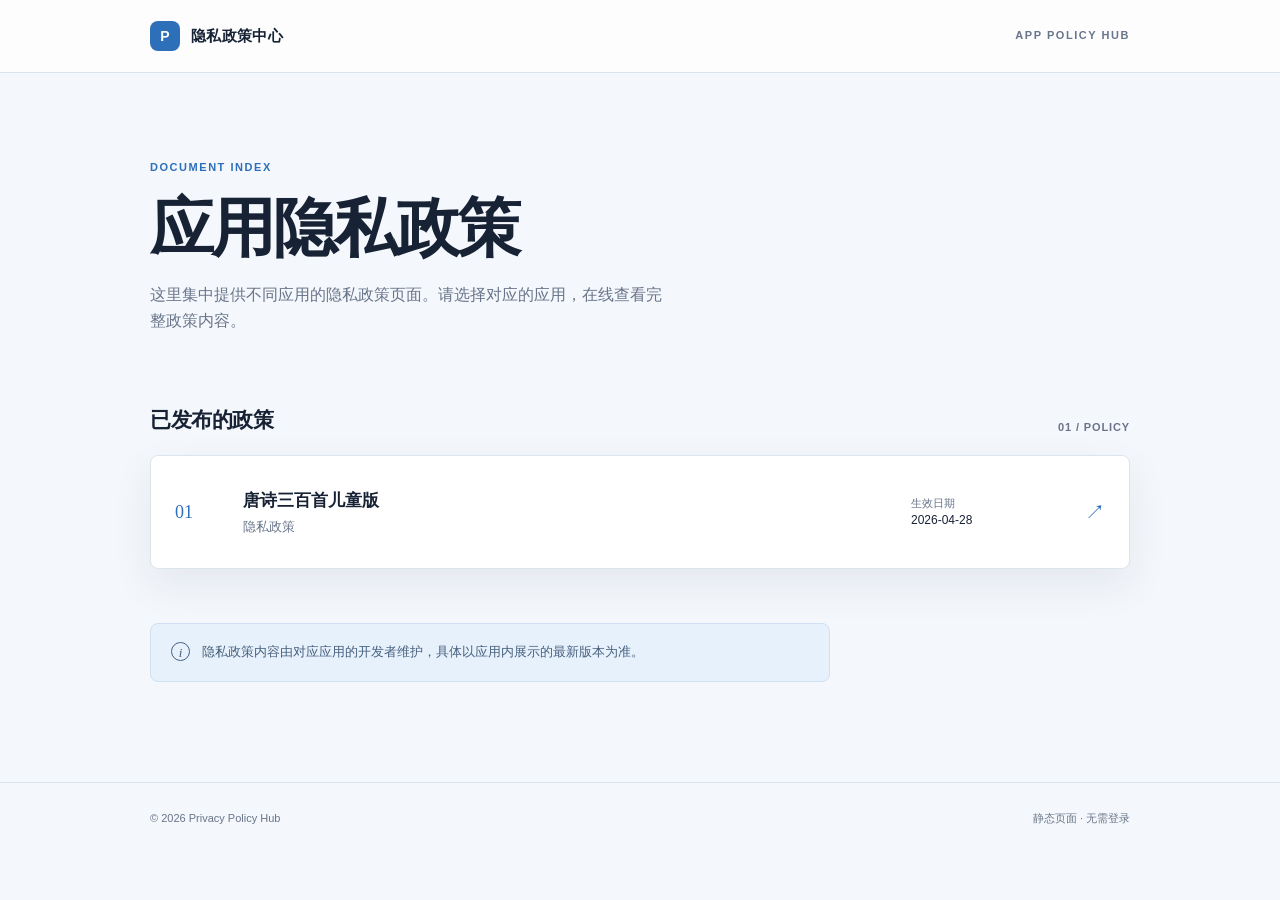
<file: index.html>
<!doctype html>
<html lang="zh-CN">
  <head>
    <meta charset="utf-8" />
    <meta name="viewport" content="width=device-width, initial-scale=1" />
    <meta
      name="description"
      content="应用隐私政策中心，提供不同应用的隐私政策在线查看入口。"
    />
    <meta name="theme-color" content="#f4f7fb" />
    <title>隐私政策中心</title>
    <link rel="stylesheet" href="styles.css" />
  </head>
  <body>
    <header class="site-header">
      <div class="container header-inner">
        <a class="brand" href="./" aria-label="隐私政策中心首页">
          <span class="brand-mark" aria-hidden="true">P</span>
          <span>隐私政策中心</span>
        </a>
        <span class="header-label">APP POLICY HUB</span>
      </div>
    </header>

    <main class="container">
      <section class="intro">
        <p class="eyebrow">DOCUMENT INDEX</p>
        <h1>应用隐私政策</h1>
        <p class="intro-copy">
          这里集中提供不同应用的隐私政策页面。请选择对应的应用，在线查看完整政策内容。
        </p>
      </section>

      <section class="policy-section" aria-labelledby="available-policies">
        <div class="section-heading">
          <h2 id="available-policies">已发布的政策</h2>
          <span class="policy-count">01 / POLICY</span>
        </div>

        <div class="policy-list">
          <a class="policy-item" href="ts300/ts300_privacy_policy.html">
            <span class="policy-index">01</span>
            <span class="policy-content">
              <strong>唐诗三百首儿童版</strong>
              <span>隐私政策</span>
            </span>
            <span class="policy-meta">
              <span>生效日期</span>
              <time datetime="2026-04-28">2026-04-28</time>
            </span>
            <span class="policy-arrow" aria-hidden="true">↗</span>
          </a>
        </div>
      </section>

      <section class="notice" aria-label="政策说明">
        <span class="notice-icon" aria-hidden="true">i</span>
        <p>隐私政策内容由对应应用的开发者维护，具体以应用内展示的最新版本为准。</p>
      </section>
    </main>

    <footer class="site-footer">
      <div class="container footer-inner">
        <span>© <span data-year>2026</span> Privacy Policy Hub</span>
        <span>静态页面 · 无需登录</span>
      </div>
    </footer>

    <script>
      document.querySelector("[data-year]").textContent = new Date().getFullYear();
    </script>
  </body>
</html>
</file>
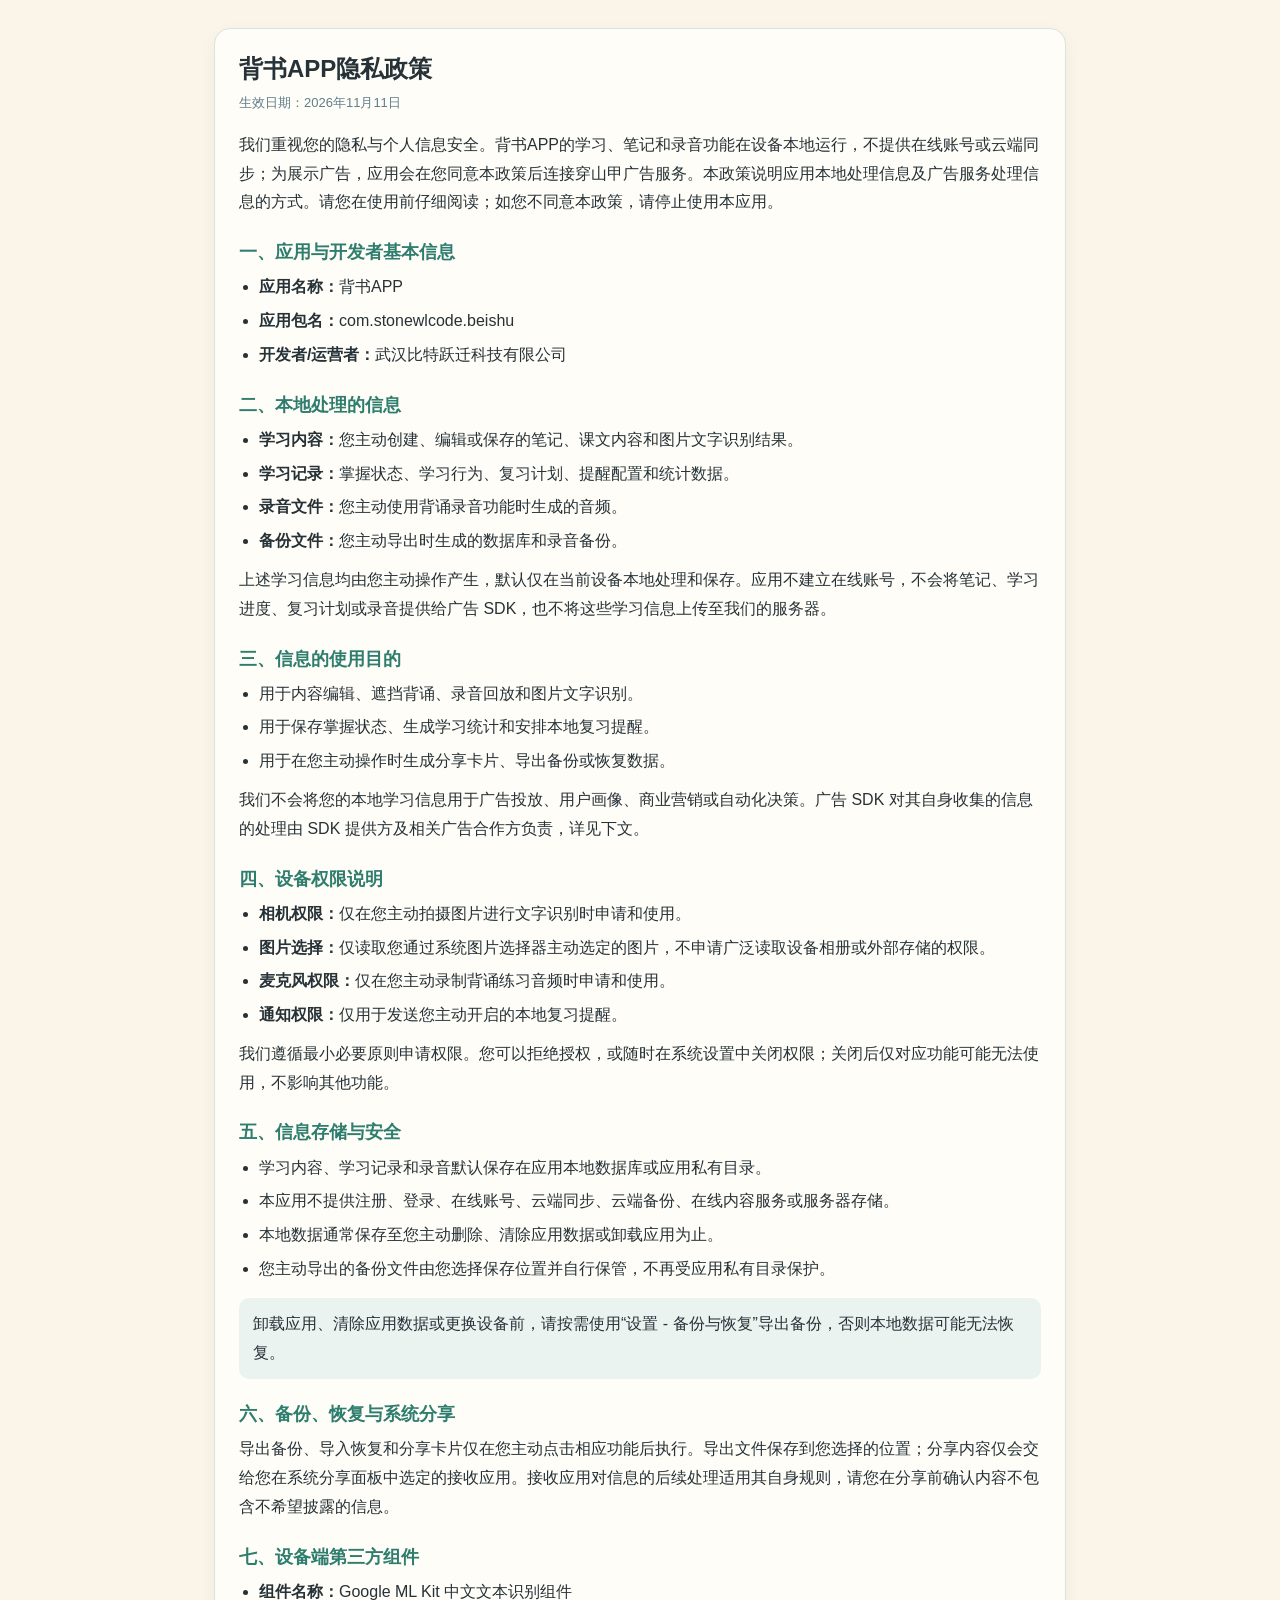
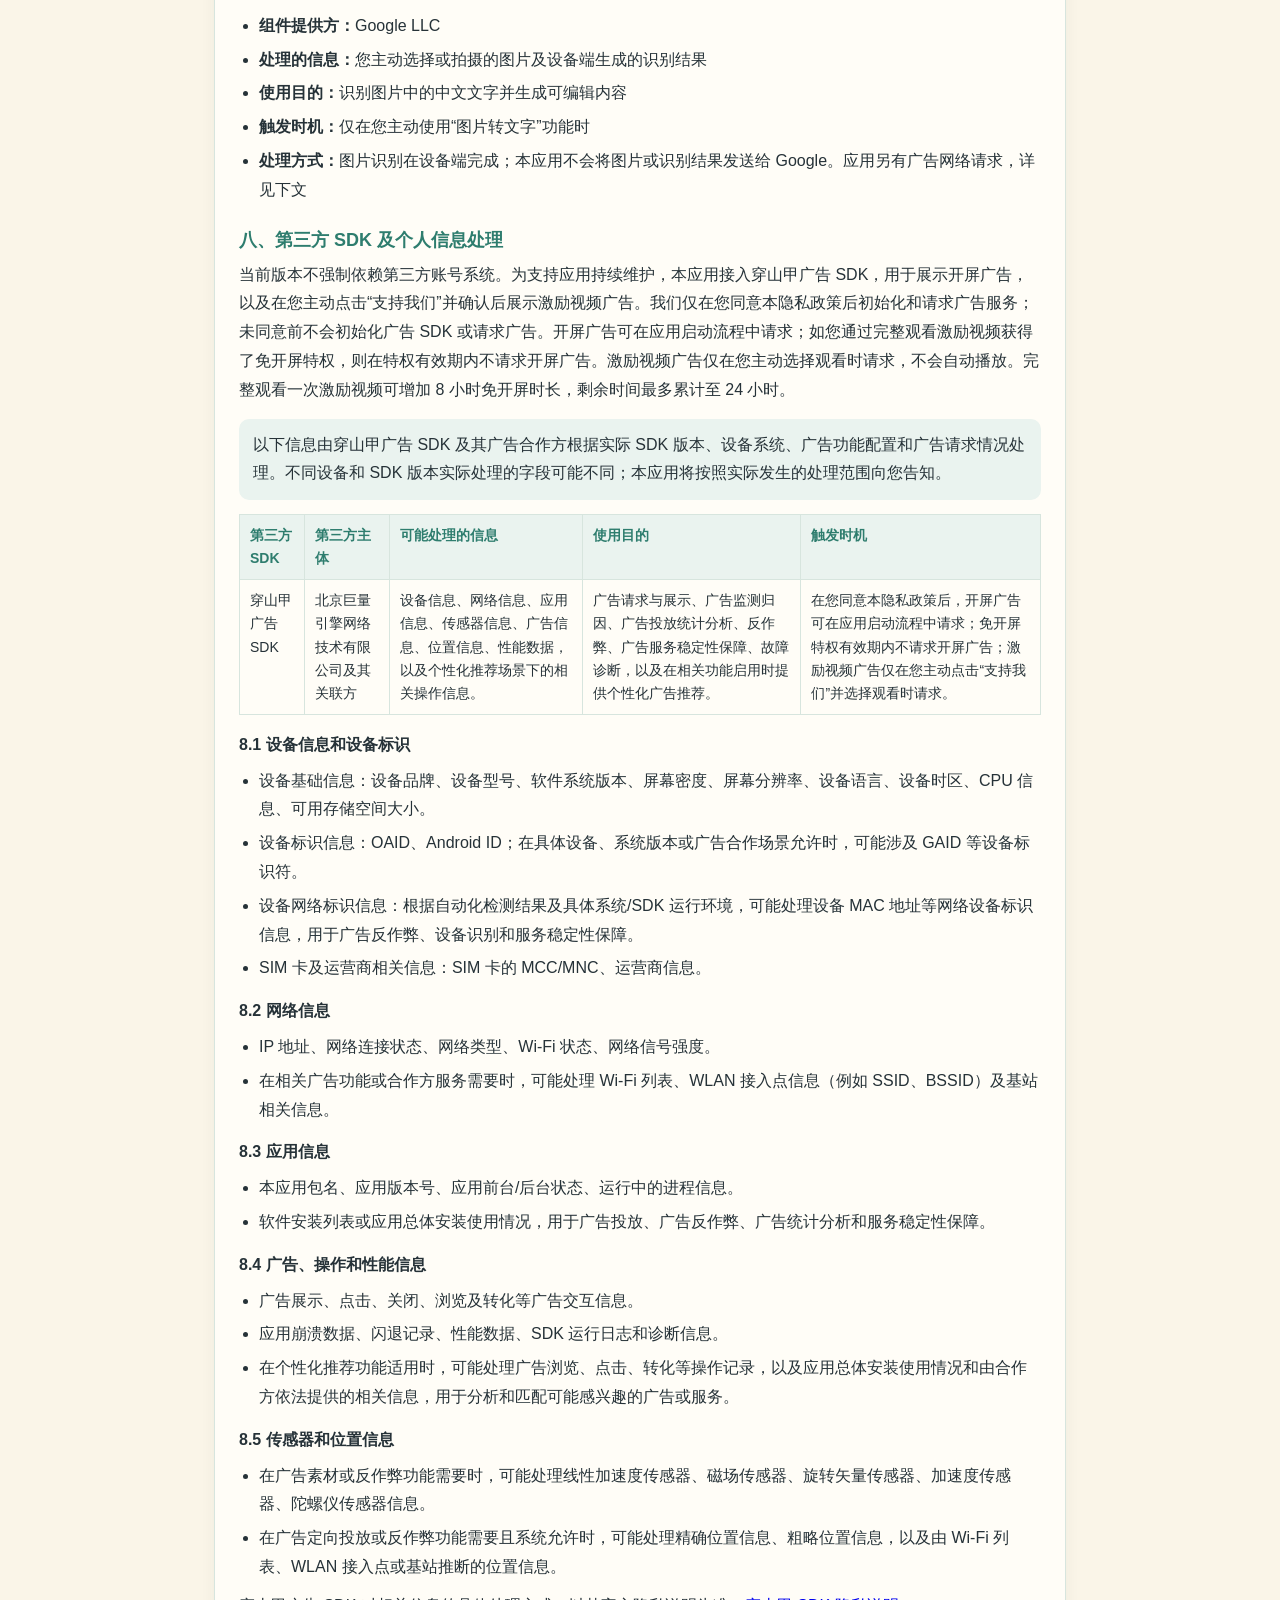
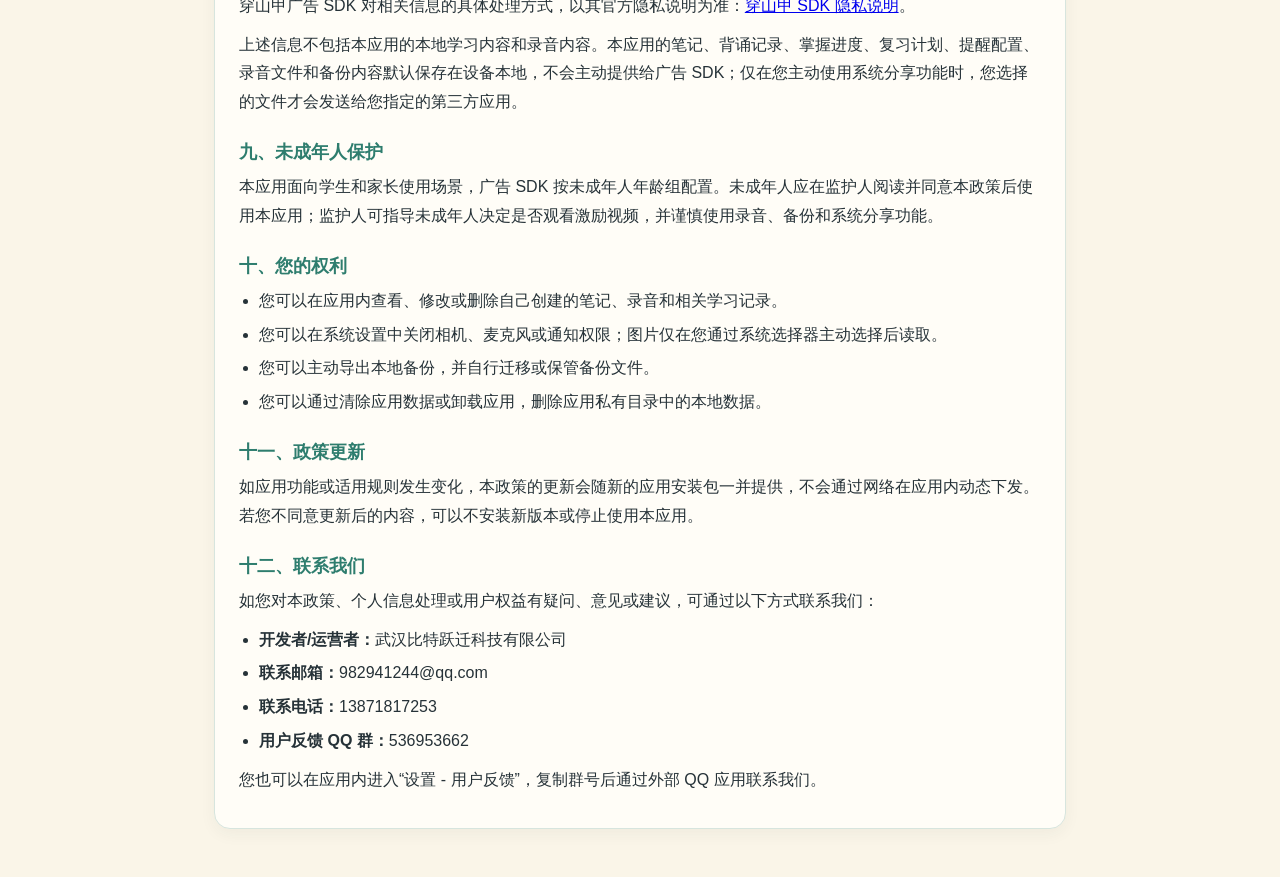
<file: beishu/beishu_privacy_policy.html>
<!doctype html>
<html lang="zh-CN">
<head>
  <meta charset="utf-8" />
  <meta name="viewport" content="width=device-width, initial-scale=1, viewport-fit=cover" />
  <title>背书APP隐私政策</title>
  <style>
    :root{color-scheme:light;--ink:#263238;--muted:#607d8b;--primary:#2e7d6e;--paper:#faf5e8;--surface:#fffdf7;--border:#d7e5de;--notice:#eaf3ef}
    *{box-sizing:border-box}
    html{background:var(--paper)}
    body{margin:0;background:var(--paper);color:var(--ink);font-family:-apple-system,BlinkMacSystemFont,"PingFang SC","Microsoft YaHei",sans-serif;font-size:16px;line-height:1.8}
    .wrap{max-width:900px;margin:0 auto;padding:24px 16px 40px}
    .card{background:var(--surface);border:1px solid var(--border);border-radius:16px;padding:18px 16px;box-shadow:0 5px 16px rgba(38,50,56,.05)}
    h1{margin:0 0 6px;font-size:24px;line-height:1.35}
    h2{margin:22px 0 8px;color:var(--primary);font-size:18px;line-height:1.45}
    h3{margin:14px 0 5px;font-size:16px}
    p{margin:0 0 10px}
    ul{margin:7px 0 10px;padding-left:20px}
    li{margin:5px 0}
    .meta{margin-bottom:16px;color:var(--muted);font-size:13px}
    .notice{margin:14px 0;padding:12px 14px;border-radius:10px;background:var(--notice);color:var(--ink)}
    .table-scroll{max-width:100%;overflow-x:auto;margin:10px 0 16px}
    table{width:100%;min-width:680px;border-collapse:collapse;font-size:14px;line-height:1.65}
    th,td{border:1px solid var(--border);padding:9px 10px;text-align:left;vertical-align:top}
    th{background:var(--notice);color:var(--primary)}
    @media (min-width:600px){.wrap{padding:28px 24px 48px}.card{padding:24px}}
  </style>
</head>
<body>
<main class="wrap">
  <article class="card">
    <h1>背书APP隐私政策</h1>
    <p class="meta">生效日期：2026年11月11日</p>
    <p>我们重视您的隐私与个人信息安全。背书APP的学习、笔记和录音功能在设备本地运行，不提供在线账号或云端同步；为展示广告，应用会在您同意本政策后连接穿山甲广告服务。本政策说明应用本地处理信息及广告服务处理信息的方式。请您在使用前仔细阅读；如您不同意本政策，请停止使用本应用。</p>

    <h2>一、应用与开发者基本信息</h2>
    <ul>
      <li><strong>应用名称：</strong>背书APP</li>
      <li><strong>应用包名：</strong>com.stonewlcode.beishu</li>
      <li><strong>开发者/运营者：</strong>武汉比特跃迁科技有限公司</li>
    </ul>

    <h2>二、本地处理的信息</h2>
    <ul>
      <li><strong>学习内容：</strong>您主动创建、编辑或保存的笔记、课文内容和图片文字识别结果。</li>
      <li><strong>学习记录：</strong>掌握状态、学习行为、复习计划、提醒配置和统计数据。</li>
      <li><strong>录音文件：</strong>您主动使用背诵录音功能时生成的音频。</li>
      <li><strong>备份文件：</strong>您主动导出时生成的数据库和录音备份。</li>
    </ul>
    <p>上述学习信息均由您主动操作产生，默认仅在当前设备本地处理和保存。应用不建立在线账号，不会将笔记、学习进度、复习计划或录音提供给广告 SDK，也不将这些学习信息上传至我们的服务器。</p>

    <h2>三、信息的使用目的</h2>
    <ul>
      <li>用于内容编辑、遮挡背诵、录音回放和图片文字识别。</li>
      <li>用于保存掌握状态、生成学习统计和安排本地复习提醒。</li>
      <li>用于在您主动操作时生成分享卡片、导出备份或恢复数据。</li>
    </ul>
    <p>我们不会将您的本地学习信息用于广告投放、用户画像、商业营销或自动化决策。广告 SDK 对其自身收集的信息的处理由 SDK 提供方及相关广告合作方负责，详见下文。</p>

    <h2>四、设备权限说明</h2>
    <ul>
      <li><strong>相机权限：</strong>仅在您主动拍摄图片进行文字识别时申请和使用。</li>
      <li><strong>图片选择：</strong>仅读取您通过系统图片选择器主动选定的图片，不申请广泛读取设备相册或外部存储的权限。</li>
      <li><strong>麦克风权限：</strong>仅在您主动录制背诵练习音频时申请和使用。</li>
      <li><strong>通知权限：</strong>仅用于发送您主动开启的本地复习提醒。</li>
    </ul>
    <p>我们遵循最小必要原则申请权限。您可以拒绝授权，或随时在系统设置中关闭权限；关闭后仅对应功能可能无法使用，不影响其他功能。</p>

    <h2>五、信息存储与安全</h2>
    <ul>
      <li>学习内容、学习记录和录音默认保存在应用本地数据库或应用私有目录。</li>
      <li>本应用不提供注册、登录、在线账号、云端同步、云端备份、在线内容服务或服务器存储。</li>
      <li>本地数据通常保存至您主动删除、清除应用数据或卸载应用为止。</li>
      <li>您主动导出的备份文件由您选择保存位置并自行保管，不再受应用私有目录保护。</li>
    </ul>
    <div class="notice">卸载应用、清除应用数据或更换设备前，请按需使用“设置 - 备份与恢复”导出备份，否则本地数据可能无法恢复。</div>

    <h2>六、备份、恢复与系统分享</h2>
    <p>导出备份、导入恢复和分享卡片仅在您主动点击相应功能后执行。导出文件保存到您选择的位置；分享内容仅会交给您在系统分享面板中选定的接收应用。接收应用对信息的后续处理适用其自身规则，请您在分享前确认内容不包含不希望披露的信息。</p>

    <h2>七、设备端第三方组件</h2>
    <ul>
      <li><strong>组件名称：</strong>Google ML Kit 中文文本识别组件</li>
      <li><strong>组件提供方：</strong>Google LLC</li>
      <li><strong>处理的信息：</strong>您主动选择或拍摄的图片及设备端生成的识别结果</li>
      <li><strong>使用目的：</strong>识别图片中的中文文字并生成可编辑内容</li>
      <li><strong>触发时机：</strong>仅在您主动使用“图片转文字”功能时</li>
      <li><strong>处理方式：</strong>图片识别在设备端完成；本应用不会将图片或识别结果发送给 Google。应用另有广告网络请求，详见下文</li>
    </ul>

    <h2>八、第三方 SDK 及个人信息处理</h2>
    <p>当前版本不强制依赖第三方账号系统。为支持应用持续维护，本应用接入穿山甲广告 SDK，用于展示开屏广告，以及在您主动点击“支持我们”并确认后展示激励视频广告。我们仅在您同意本隐私政策后初始化和请求广告服务；未同意前不会初始化广告 SDK 或请求广告。开屏广告可在应用启动流程中请求；如您通过完整观看激励视频获得了免开屏特权，则在特权有效期内不请求开屏广告。激励视频广告仅在您主动选择观看时请求，不会自动播放。完整观看一次激励视频可增加 8 小时免开屏时长，剩余时间最多累计至 24 小时。</p>
    <div class="notice">以下信息由穿山甲广告 SDK 及其广告合作方根据实际 SDK 版本、设备系统、广告功能配置和广告请求情况处理。不同设备和 SDK 版本实际处理的字段可能不同；本应用将按照实际发生的处理范围向您告知。</div>
    <div class="table-scroll">
      <table>
        <tr>
          <th>第三方 SDK</th>
          <th>第三方主体</th>
          <th>可能处理的信息</th>
          <th>使用目的</th>
          <th>触发时机</th>
        </tr>
        <tr>
          <td>穿山甲广告 SDK</td>
          <td>北京巨量引擎网络技术有限公司及其关联方</td>
          <td>设备信息、网络信息、应用信息、传感器信息、广告信息、位置信息、性能数据，以及个性化推荐场景下的相关操作信息。</td>
          <td>广告请求与展示、广告监测归因、广告投放统计分析、反作弊、广告服务稳定性保障、故障诊断，以及在相关功能启用时提供个性化广告推荐。</td>
          <td>在您同意本隐私政策后，开屏广告可在应用启动流程中请求；免开屏特权有效期内不请求开屏广告；激励视频广告仅在您主动点击“支持我们”并选择观看时请求。</td>
        </tr>
      </table>
    </div>
    <h3>8.1 设备信息和设备标识</h3>
    <ul>
      <li>设备基础信息：设备品牌、设备型号、软件系统版本、屏幕密度、屏幕分辨率、设备语言、设备时区、CPU 信息、可用存储空间大小。</li>
      <li>设备标识信息：OAID、Android ID；在具体设备、系统版本或广告合作场景允许时，可能涉及 GAID 等设备标识符。</li>
      <li>设备网络标识信息：根据自动化检测结果及具体系统/SDK 运行环境，可能处理设备 MAC 地址等网络设备标识信息，用于广告反作弊、设备识别和服务稳定性保障。</li>
      <li>SIM 卡及运营商相关信息：SIM 卡的 MCC/MNC、运营商信息。</li>
    </ul>

    <h3>8.2 网络信息</h3>
    <ul>
      <li>IP 地址、网络连接状态、网络类型、Wi-Fi 状态、网络信号强度。</li>
      <li>在相关广告功能或合作方服务需要时，可能处理 Wi-Fi 列表、WLAN 接入点信息（例如 SSID、BSSID）及基站相关信息。</li>
    </ul>

    <h3>8.3 应用信息</h3>
    <ul>
      <li>本应用包名、应用版本号、应用前台/后台状态、运行中的进程信息。</li>
      <li>软件安装列表或应用总体安装使用情况，用于广告投放、广告反作弊、广告统计分析和服务稳定性保障。</li>
    </ul>

    <h3>8.4 广告、操作和性能信息</h3>
    <ul>
      <li>广告展示、点击、关闭、浏览及转化等广告交互信息。</li>
      <li>应用崩溃数据、闪退记录、性能数据、SDK 运行日志和诊断信息。</li>
      <li>在个性化推荐功能适用时，可能处理广告浏览、点击、转化等操作记录，以及应用总体安装使用情况和由合作方依法提供的相关信息，用于分析和匹配可能感兴趣的广告或服务。</li>
    </ul>

    <h3>8.5 传感器和位置信息</h3>
    <ul>
      <li>在广告素材或反作弊功能需要时，可能处理线性加速度传感器、磁场传感器、旋转矢量传感器、加速度传感器、陀螺仪传感器信息。</li>
      <li>在广告定向投放或反作弊功能需要且系统允许时，可能处理精确位置信息、粗略位置信息，以及由 Wi-Fi 列表、WLAN 接入点或基站推断的位置信息。</li>
    </ul>

    <p>穿山甲广告 SDK 对相关信息的具体处理方式，以其官方隐私说明为准：<a href="https://www.csjplatform.com/privacy/partner">穿山甲 SDK 隐私说明</a>。</p>
    <p>上述信息不包括本应用的本地学习内容和录音内容。本应用的笔记、背诵记录、掌握进度、复习计划、提醒配置、录音文件和备份内容默认保存在设备本地，不会主动提供给广告 SDK；仅在您主动使用系统分享功能时，您选择的文件才会发送给您指定的第三方应用。</p>

    <h2>九、未成年人保护</h2>
    <p>本应用面向学生和家长使用场景，广告 SDK 按未成年人年龄组配置。未成年人应在监护人阅读并同意本政策后使用本应用；监护人可指导未成年人决定是否观看激励视频，并谨慎使用录音、备份和系统分享功能。</p>

    <h2>十、您的权利</h2>
    <ul>
      <li>您可以在应用内查看、修改或删除自己创建的笔记、录音和相关学习记录。</li>
      <li>您可以在系统设置中关闭相机、麦克风或通知权限；图片仅在您通过系统选择器主动选择后读取。</li>
      <li>您可以主动导出本地备份，并自行迁移或保管备份文件。</li>
      <li>您可以通过清除应用数据或卸载应用，删除应用私有目录中的本地数据。</li>
    </ul>

    <h2>十一、政策更新</h2>
    <p>如应用功能或适用规则发生变化，本政策的更新会随新的应用安装包一并提供，不会通过网络在应用内动态下发。若您不同意更新后的内容，可以不安装新版本或停止使用本应用。</p>

    <h2>十二、联系我们</h2>
    <p>如您对本政策、个人信息处理或用户权益有疑问、意见或建议，可通过以下方式联系我们：</p>
    <ul>
      <li><strong>开发者/运营者：</strong>武汉比特跃迁科技有限公司</li>
      <li><strong>联系邮箱：</strong>982941244@qq.com</li>
      <li><strong>联系电话：</strong>13871817253</li>
      <li><strong>用户反馈 QQ 群：</strong>536953662</li>
    </ul>
    <p>您也可以在应用内进入“设置 - 用户反馈”，复制群号后通过外部 QQ 应用联系我们。</p>
  </article>
</main>
</body>
</html>
</file>
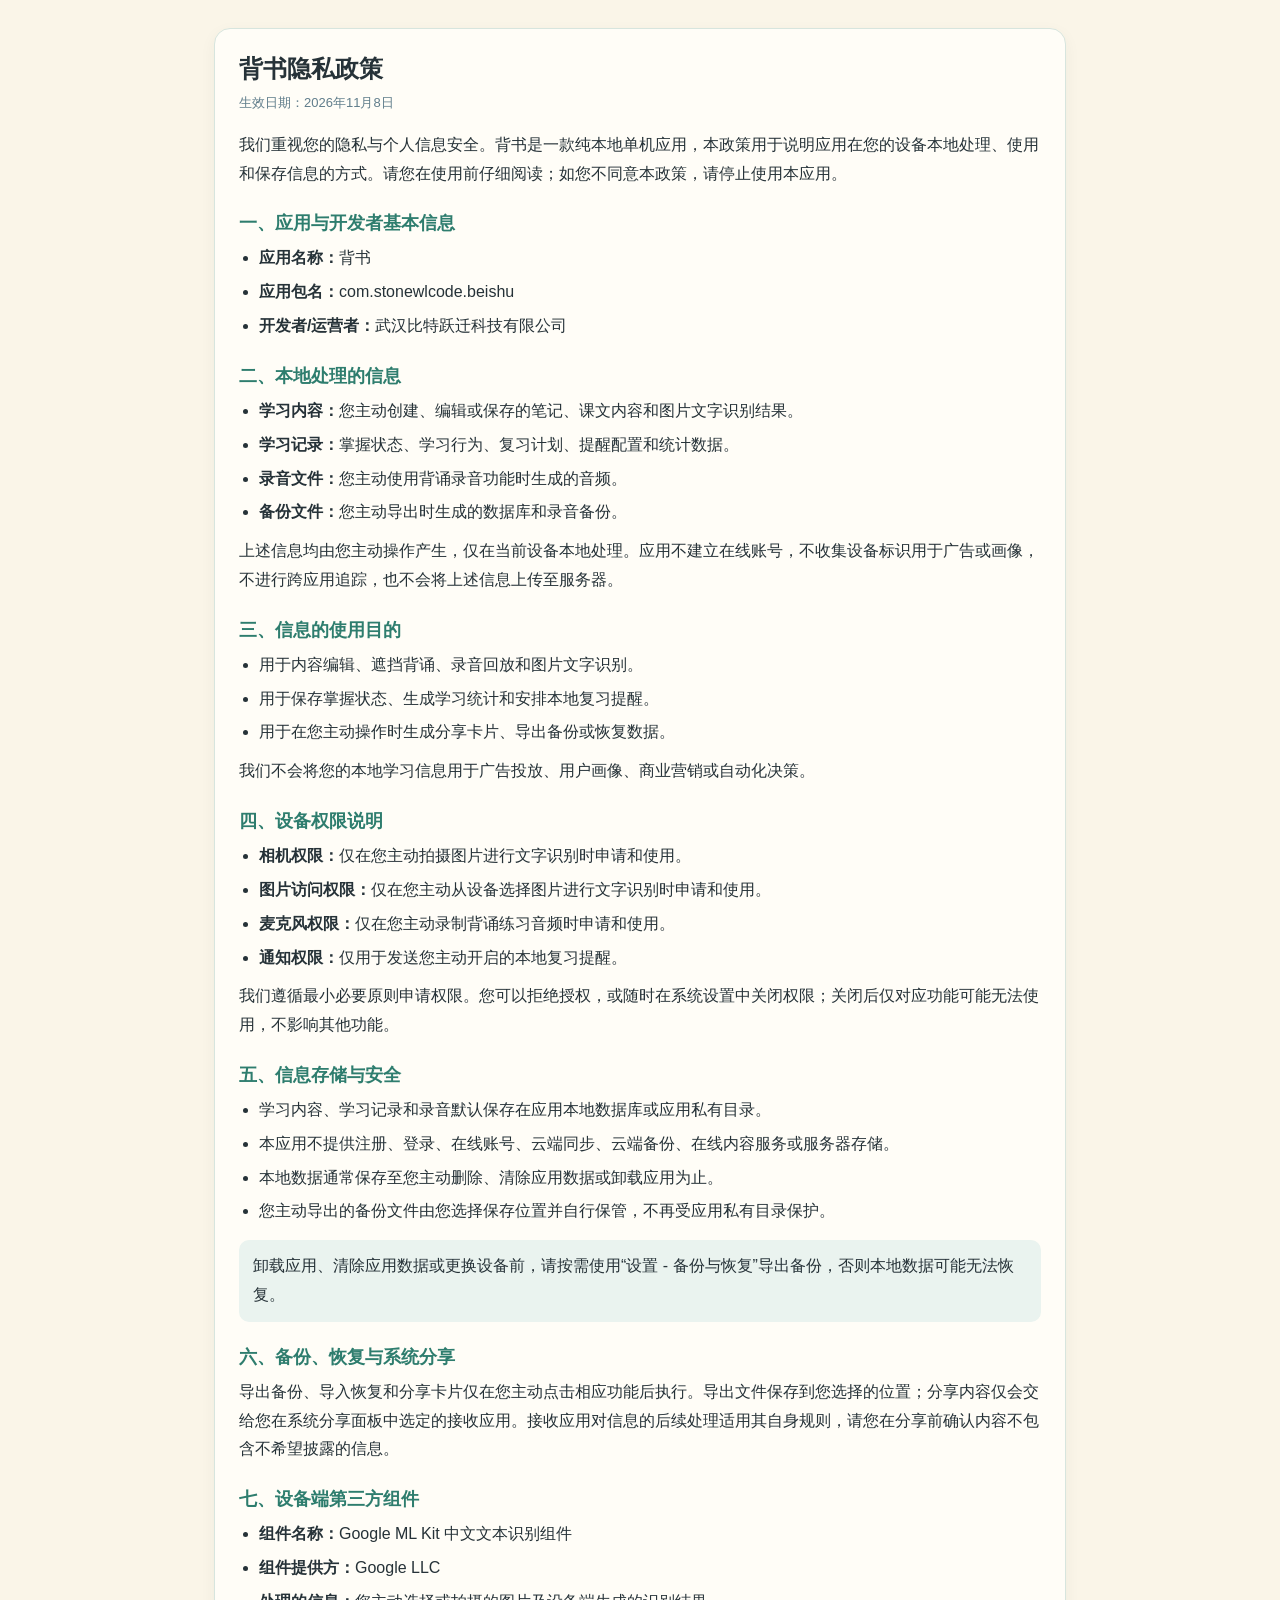
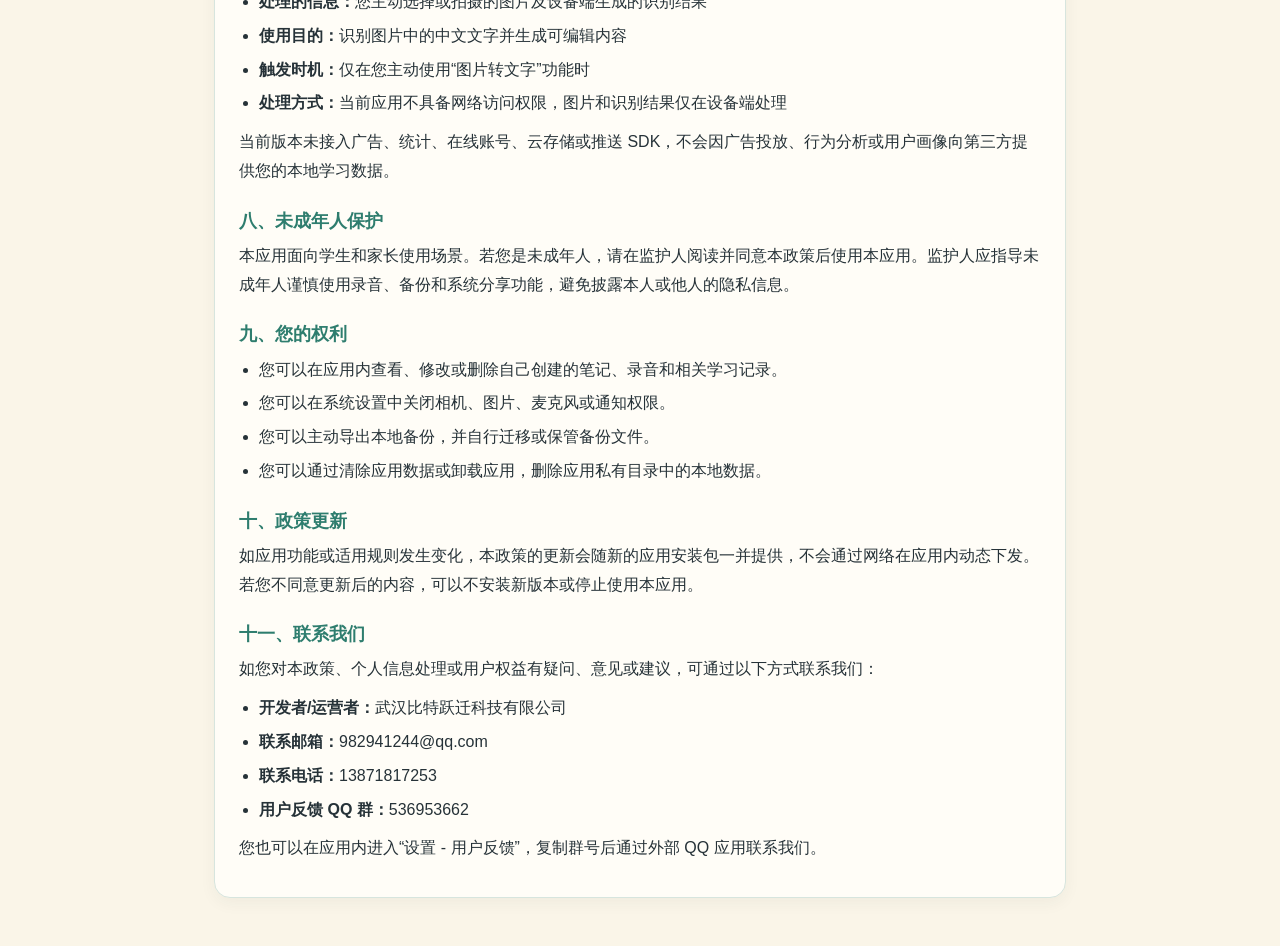
<file: beishu/beishu_privacy_policy_ov.html>
<!doctype html>
<html lang="zh-CN">
<head>
  <meta charset="utf-8" />
  <meta name="viewport" content="width=device-width, initial-scale=1, viewport-fit=cover" />
  <title>背书隐私政策</title>
  <style>
    :root{color-scheme:light;--ink:#263238;--muted:#607d8b;--primary:#2e7d6e;--paper:#faf5e8;--surface:#fffdf7;--border:#d7e5de;--notice:#eaf3ef}
    *{box-sizing:border-box}
    html{background:var(--paper)}
    body{margin:0;background:var(--paper);color:var(--ink);font-family:-apple-system,BlinkMacSystemFont,"PingFang SC","Microsoft YaHei",sans-serif;font-size:16px;line-height:1.8}
    .wrap{max-width:900px;margin:0 auto;padding:24px 16px 40px}
    .card{background:var(--surface);border:1px solid var(--border);border-radius:16px;padding:18px 16px;box-shadow:0 5px 16px rgba(38,50,56,.05)}
    h1{margin:0 0 6px;font-size:24px;line-height:1.35}
    h2{margin:22px 0 8px;color:var(--primary);font-size:18px;line-height:1.45}
    h3{margin:14px 0 5px;font-size:16px}
    p{margin:0 0 10px}
    ul{margin:7px 0 10px;padding-left:20px}
    li{margin:5px 0}
    .meta{margin-bottom:16px;color:var(--muted);font-size:13px}
    .notice{margin:14px 0;padding:12px 14px;border-radius:10px;background:var(--notice);color:var(--ink)}
    @media (min-width:600px){.wrap{padding:28px 24px 48px}.card{padding:24px}}
  </style>
</head>
<body>
<main class="wrap">
  <article class="card">
    <h1>背书隐私政策</h1>
    <p class="meta">生效日期：2026年11月8日</p>
    <p>我们重视您的隐私与个人信息安全。背书是一款纯本地单机应用，本政策用于说明应用在您的设备本地处理、使用和保存信息的方式。请您在使用前仔细阅读；如您不同意本政策，请停止使用本应用。</p>

    <h2>一、应用与开发者基本信息</h2>
    <ul>
      <li><strong>应用名称：</strong>背书</li>
      <li><strong>应用包名：</strong>com.stonewlcode.beishu</li>
      <li><strong>开发者/运营者：</strong>武汉比特跃迁科技有限公司</li>
    </ul>

    <h2>二、本地处理的信息</h2>
    <ul>
      <li><strong>学习内容：</strong>您主动创建、编辑或保存的笔记、课文内容和图片文字识别结果。</li>
      <li><strong>学习记录：</strong>掌握状态、学习行为、复习计划、提醒配置和统计数据。</li>
      <li><strong>录音文件：</strong>您主动使用背诵录音功能时生成的音频。</li>
      <li><strong>备份文件：</strong>您主动导出时生成的数据库和录音备份。</li>
    </ul>
    <p>上述信息均由您主动操作产生，仅在当前设备本地处理。应用不建立在线账号，不收集设备标识用于广告或画像，不进行跨应用追踪，也不会将上述信息上传至服务器。</p>

    <h2>三、信息的使用目的</h2>
    <ul>
      <li>用于内容编辑、遮挡背诵、录音回放和图片文字识别。</li>
      <li>用于保存掌握状态、生成学习统计和安排本地复习提醒。</li>
      <li>用于在您主动操作时生成分享卡片、导出备份或恢复数据。</li>
    </ul>
    <p>我们不会将您的本地学习信息用于广告投放、用户画像、商业营销或自动化决策。</p>

    <h2>四、设备权限说明</h2>
    <ul>
      <li><strong>相机权限：</strong>仅在您主动拍摄图片进行文字识别时申请和使用。</li>
      <li><strong>图片访问权限：</strong>仅在您主动从设备选择图片进行文字识别时申请和使用。</li>
      <li><strong>麦克风权限：</strong>仅在您主动录制背诵练习音频时申请和使用。</li>
      <li><strong>通知权限：</strong>仅用于发送您主动开启的本地复习提醒。</li>
    </ul>
    <p>我们遵循最小必要原则申请权限。您可以拒绝授权，或随时在系统设置中关闭权限；关闭后仅对应功能可能无法使用，不影响其他功能。</p>

    <h2>五、信息存储与安全</h2>
    <ul>
      <li>学习内容、学习记录和录音默认保存在应用本地数据库或应用私有目录。</li>
      <li>本应用不提供注册、登录、在线账号、云端同步、云端备份、在线内容服务或服务器存储。</li>
      <li>本地数据通常保存至您主动删除、清除应用数据或卸载应用为止。</li>
      <li>您主动导出的备份文件由您选择保存位置并自行保管，不再受应用私有目录保护。</li>
    </ul>
    <div class="notice">卸载应用、清除应用数据或更换设备前，请按需使用“设置 - 备份与恢复”导出备份，否则本地数据可能无法恢复。</div>

    <h2>六、备份、恢复与系统分享</h2>
    <p>导出备份、导入恢复和分享卡片仅在您主动点击相应功能后执行。导出文件保存到您选择的位置；分享内容仅会交给您在系统分享面板中选定的接收应用。接收应用对信息的后续处理适用其自身规则，请您在分享前确认内容不包含不希望披露的信息。</p>

    <h2>七、设备端第三方组件</h2>
    <ul>
      <li><strong>组件名称：</strong>Google ML Kit 中文文本识别组件</li>
      <li><strong>组件提供方：</strong>Google LLC</li>
      <li><strong>处理的信息：</strong>您主动选择或拍摄的图片及设备端生成的识别结果</li>
      <li><strong>使用目的：</strong>识别图片中的中文文字并生成可编辑内容</li>
      <li><strong>触发时机：</strong>仅在您主动使用“图片转文字”功能时</li>
      <li><strong>处理方式：</strong>当前应用不具备网络访问权限，图片和识别结果仅在设备端处理</li>
    </ul>
    <p>当前版本未接入广告、统计、在线账号、云存储或推送 SDK，不会因广告投放、行为分析或用户画像向第三方提供您的本地学习数据。</p>

    <h2>八、未成年人保护</h2>
    <p>本应用面向学生和家长使用场景。若您是未成年人，请在监护人阅读并同意本政策后使用本应用。监护人应指导未成年人谨慎使用录音、备份和系统分享功能，避免披露本人或他人的隐私信息。</p>

    <h2>九、您的权利</h2>
    <ul>
      <li>您可以在应用内查看、修改或删除自己创建的笔记、录音和相关学习记录。</li>
      <li>您可以在系统设置中关闭相机、图片、麦克风或通知权限。</li>
      <li>您可以主动导出本地备份，并自行迁移或保管备份文件。</li>
      <li>您可以通过清除应用数据或卸载应用，删除应用私有目录中的本地数据。</li>
    </ul>

    <h2>十、政策更新</h2>
    <p>如应用功能或适用规则发生变化，本政策的更新会随新的应用安装包一并提供，不会通过网络在应用内动态下发。若您不同意更新后的内容，可以不安装新版本或停止使用本应用。</p>

    <h2>十一、联系我们</h2>
    <p>如您对本政策、个人信息处理或用户权益有疑问、意见或建议，可通过以下方式联系我们：</p>
    <ul>
      <li><strong>开发者/运营者：</strong>武汉比特跃迁科技有限公司</li>
      <li><strong>联系邮箱：</strong>982941244@qq.com</li>
      <li><strong>联系电话：</strong>13871817253</li>
      <li><strong>用户反馈 QQ 群：</strong>536953662</li>
    </ul>
    <p>您也可以在应用内进入“设置 - 用户反馈”，复制群号后通过外部 QQ 应用联系我们。</p>
  </article>
</main>
</body>
</html>
</file>
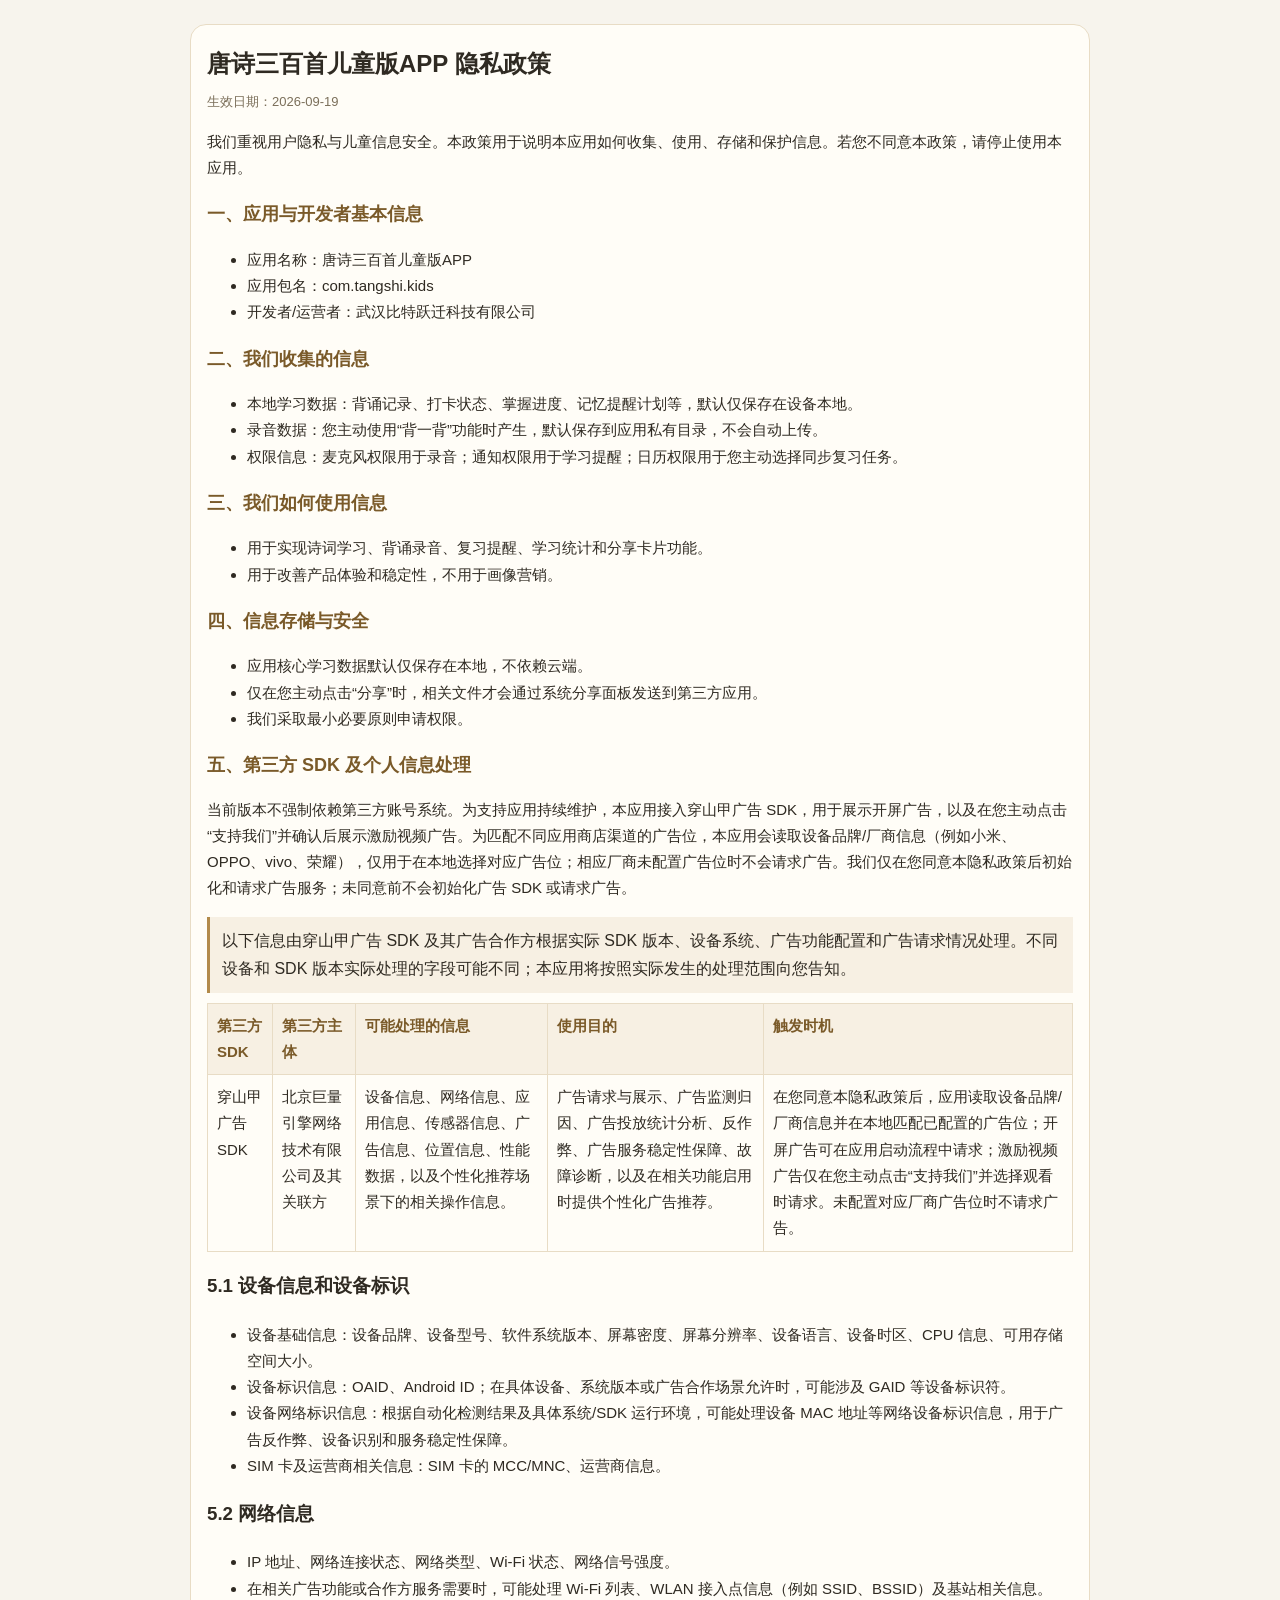
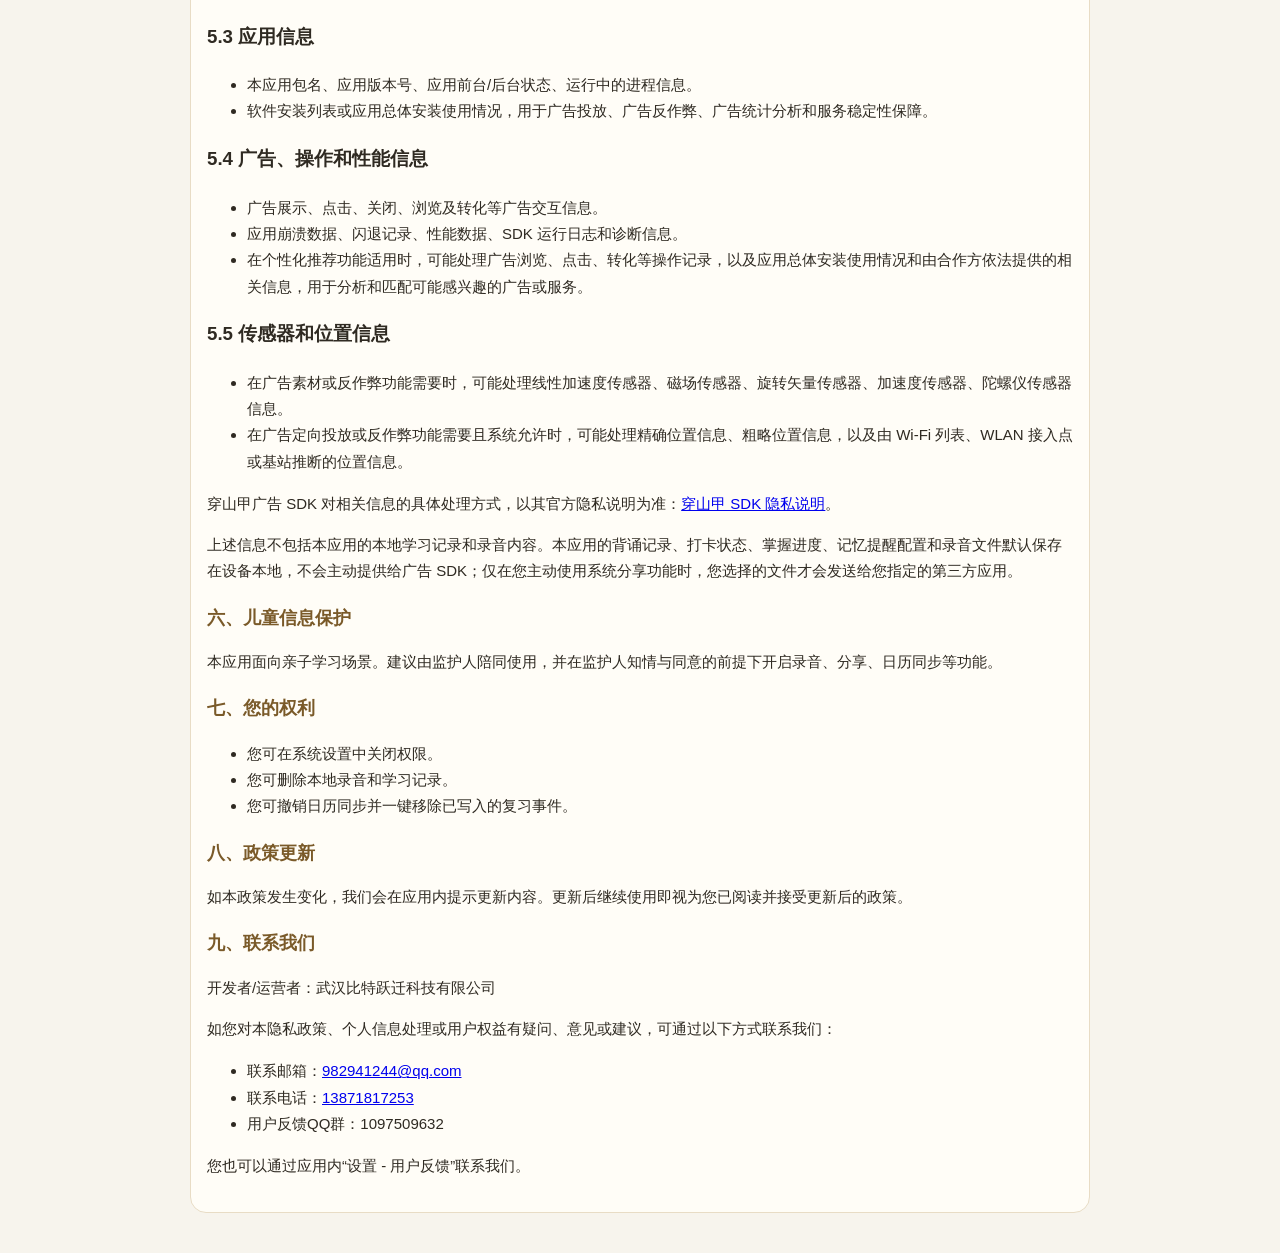
<file: ts300/ts300_privacy_policy.html>
<!doctype html>
<html lang="zh-CN">
<head>
  <meta charset="utf-8" />
  <meta name="viewport" content="width=device-width,initial-scale=1" />
  <title>隐私政策</title>
  <style>
    body{margin:0;background:#f7f4ed;color:#2f2a22;font-family:-apple-system,BlinkMacSystemFont,"PingFang SC","Microsoft YaHei",sans-serif;line-height:1.75}
    .wrap{max-width:900px;margin:0 auto;padding:24px 16px 40px}
    .card{background:#fffdf7;border:1px solid #e8dcc5;border-radius:16px;padding:18px 16px}
    h1{font-size:24px;margin:0 0 6px}
    h2{font-size:18px;margin:18px 0 8px;color:#7a5a29}
    p,li,td,th{font-size:15px}
    .meta{color:#7b6f5a;font-size:13px;margin-bottom:14px}
    table{width:100%;border-collapse:collapse;margin:10px 0}
    th,td{border:1px solid #e8dcc5;padding:9px;vertical-align:top;text-align:left}
    th{background:#f7f0e3;color:#7a5a29}
    .notice{background:#f7f0e3;border-left:3px solid #b28a4a;padding:10px 12px;margin:10px 0}
  </style>
</head>
<body>
<div class="wrap">
  <div class="card">
    <h1>唐诗三百首儿童版APP 隐私政策</h1>
    <div class="meta">生效日期：2026-09-19</div>
    <p>我们重视用户隐私与儿童信息安全。本政策用于说明本应用如何收集、使用、存储和保护信息。若您不同意本政策，请停止使用本应用。</p>

    <h2>一、应用与开发者基本信息</h2>
    <ul>
      <li>应用名称：唐诗三百首儿童版APP</li>
      <li>应用包名：com.tangshi.kids</li>
      <li>开发者/运营者：武汉比特跃迁科技有限公司</li>
    </ul>

    <h2>二、我们收集的信息</h2>
    <ul>
      <li>本地学习数据：背诵记录、打卡状态、掌握进度、记忆提醒计划等，默认仅保存在设备本地。</li>
      <li>录音数据：您主动使用“背一背”功能时产生，默认保存到应用私有目录，不会自动上传。</li>
      <li>权限信息：麦克风权限用于录音；通知权限用于学习提醒；日历权限用于您主动选择同步复习任务。</li>
    </ul>

    <h2>三、我们如何使用信息</h2>
    <ul>
      <li>用于实现诗词学习、背诵录音、复习提醒、学习统计和分享卡片功能。</li>
      <li>用于改善产品体验和稳定性，不用于画像营销。</li>
    </ul>

    <h2>四、信息存储与安全</h2>
    <ul>
      <li>应用核心学习数据默认仅保存在本地，不依赖云端。</li>
      <li>仅在您主动点击“分享”时，相关文件才会通过系统分享面板发送到第三方应用。</li>
      <li>我们采取最小必要原则申请权限。</li>
    </ul>

    <h2>五、第三方 SDK 及个人信息处理</h2>
    <p>当前版本不强制依赖第三方账号系统。为支持应用持续维护，本应用接入穿山甲广告 SDK，用于展示开屏广告，以及在您主动点击“支持我们”并确认后展示激励视频广告。为匹配不同应用商店渠道的广告位，本应用会读取设备品牌/厂商信息（例如小米、OPPO、vivo、荣耀），仅用于在本地选择对应广告位；相应厂商未配置广告位时不会请求广告。我们仅在您同意本隐私政策后初始化和请求广告服务；未同意前不会初始化广告 SDK 或请求广告。</p>
    <div class="notice">以下信息由穿山甲广告 SDK 及其广告合作方根据实际 SDK 版本、设备系统、广告功能配置和广告请求情况处理。不同设备和 SDK 版本实际处理的字段可能不同；本应用将按照实际发生的处理范围向您告知。</div>
    <table>
      <tr>
        <th>第三方 SDK</th>
        <th>第三方主体</th>
        <th>可能处理的信息</th>
        <th>使用目的</th>
        <th>触发时机</th>
      </tr>
      <tr>
        <td>穿山甲广告 SDK</td>
        <td>北京巨量引擎网络技术有限公司及其关联方</td>
        <td>设备信息、网络信息、应用信息、传感器信息、广告信息、位置信息、性能数据，以及个性化推荐场景下的相关操作信息。</td>
        <td>广告请求与展示、广告监测归因、广告投放统计分析、反作弊、广告服务稳定性保障、故障诊断，以及在相关功能启用时提供个性化广告推荐。</td>
        <td>在您同意本隐私政策后，应用读取设备品牌/厂商信息并在本地匹配已配置的广告位；开屏广告可在应用启动流程中请求；激励视频广告仅在您主动点击“支持我们”并选择观看时请求。未配置对应厂商广告位时不请求广告。</td>
      </tr>
    </table>
    <h3>5.1 设备信息和设备标识</h3>
    <ul>
      <li>设备基础信息：设备品牌、设备型号、软件系统版本、屏幕密度、屏幕分辨率、设备语言、设备时区、CPU 信息、可用存储空间大小。</li>
      <li>设备标识信息：OAID、Android ID；在具体设备、系统版本或广告合作场景允许时，可能涉及 GAID 等设备标识符。</li>
      <li>设备网络标识信息：根据自动化检测结果及具体系统/SDK 运行环境，可能处理设备 MAC 地址等网络设备标识信息，用于广告反作弊、设备识别和服务稳定性保障。</li>
      <li>SIM 卡及运营商相关信息：SIM 卡的 MCC/MNC、运营商信息。</li>
    </ul>

    <h3>5.2 网络信息</h3>
    <ul>
      <li>IP 地址、网络连接状态、网络类型、Wi‑Fi 状态、网络信号强度。</li>
      <li>在相关广告功能或合作方服务需要时，可能处理 Wi‑Fi 列表、WLAN 接入点信息（例如 SSID、BSSID）及基站相关信息。</li>
    </ul>

    <h3>5.3 应用信息</h3>
    <ul>
      <li>本应用包名、应用版本号、应用前台/后台状态、运行中的进程信息。</li>
      <li>软件安装列表或应用总体安装使用情况，用于广告投放、广告反作弊、广告统计分析和服务稳定性保障。</li>
    </ul>

    <h3>5.4 广告、操作和性能信息</h3>
    <ul>
      <li>广告展示、点击、关闭、浏览及转化等广告交互信息。</li>
      <li>应用崩溃数据、闪退记录、性能数据、SDK 运行日志和诊断信息。</li>
      <li>在个性化推荐功能适用时，可能处理广告浏览、点击、转化等操作记录，以及应用总体安装使用情况和由合作方依法提供的相关信息，用于分析和匹配可能感兴趣的广告或服务。</li>
    </ul>

    <h3>5.5 传感器和位置信息</h3>
    <ul>
      <li>在广告素材或反作弊功能需要时，可能处理线性加速度传感器、磁场传感器、旋转矢量传感器、加速度传感器、陀螺仪传感器信息。</li>
      <li>在广告定向投放或反作弊功能需要且系统允许时，可能处理精确位置信息、粗略位置信息，以及由 Wi‑Fi 列表、WLAN 接入点或基站推断的位置信息。</li>
    </ul>

    <p>穿山甲广告 SDK 对相关信息的具体处理方式，以其官方隐私说明为准：<a href="https://www.csjplatform.com/privacy/partner">穿山甲 SDK 隐私说明</a>。</p>
    <p>上述信息不包括本应用的本地学习记录和录音内容。本应用的背诵记录、打卡状态、掌握进度、记忆提醒配置和录音文件默认保存在设备本地，不会主动提供给广告 SDK；仅在您主动使用系统分享功能时，您选择的文件才会发送给您指定的第三方应用。</p>

    <h2>六、儿童信息保护</h2>
    <p>本应用面向亲子学习场景。建议由监护人陪同使用，并在监护人知情与同意的前提下开启录音、分享、日历同步等功能。</p>

    <h2>七、您的权利</h2>
    <ul>
      <li>您可在系统设置中关闭权限。</li>
      <li>您可删除本地录音和学习记录。</li>
      <li>您可撤销日历同步并一键移除已写入的复习事件。</li>
    </ul>

    <h2>八、政策更新</h2>
    <p>如本政策发生变化，我们会在应用内提示更新内容。更新后继续使用即视为您已阅读并接受更新后的政策。</p>

    <h2>九、联系我们</h2>
    <p>开发者/运营者：武汉比特跃迁科技有限公司</p>
    <p>如您对本隐私政策、个人信息处理或用户权益有疑问、意见或建议，可通过以下方式联系我们：</p>
    <ul>
      <li>联系邮箱：<a href="mailto:982941244@qq.com">982941244@qq.com</a></li>
      <li>联系电话：<a href="tel:13871817253">13871817253</a></li>
      <li>用户反馈QQ群：1097509632</li>
    </ul>
    <p>您也可以通过应用内“设置 - 用户反馈”联系我们。</p>
  </div>
</div>
</body>
</html>
</file>
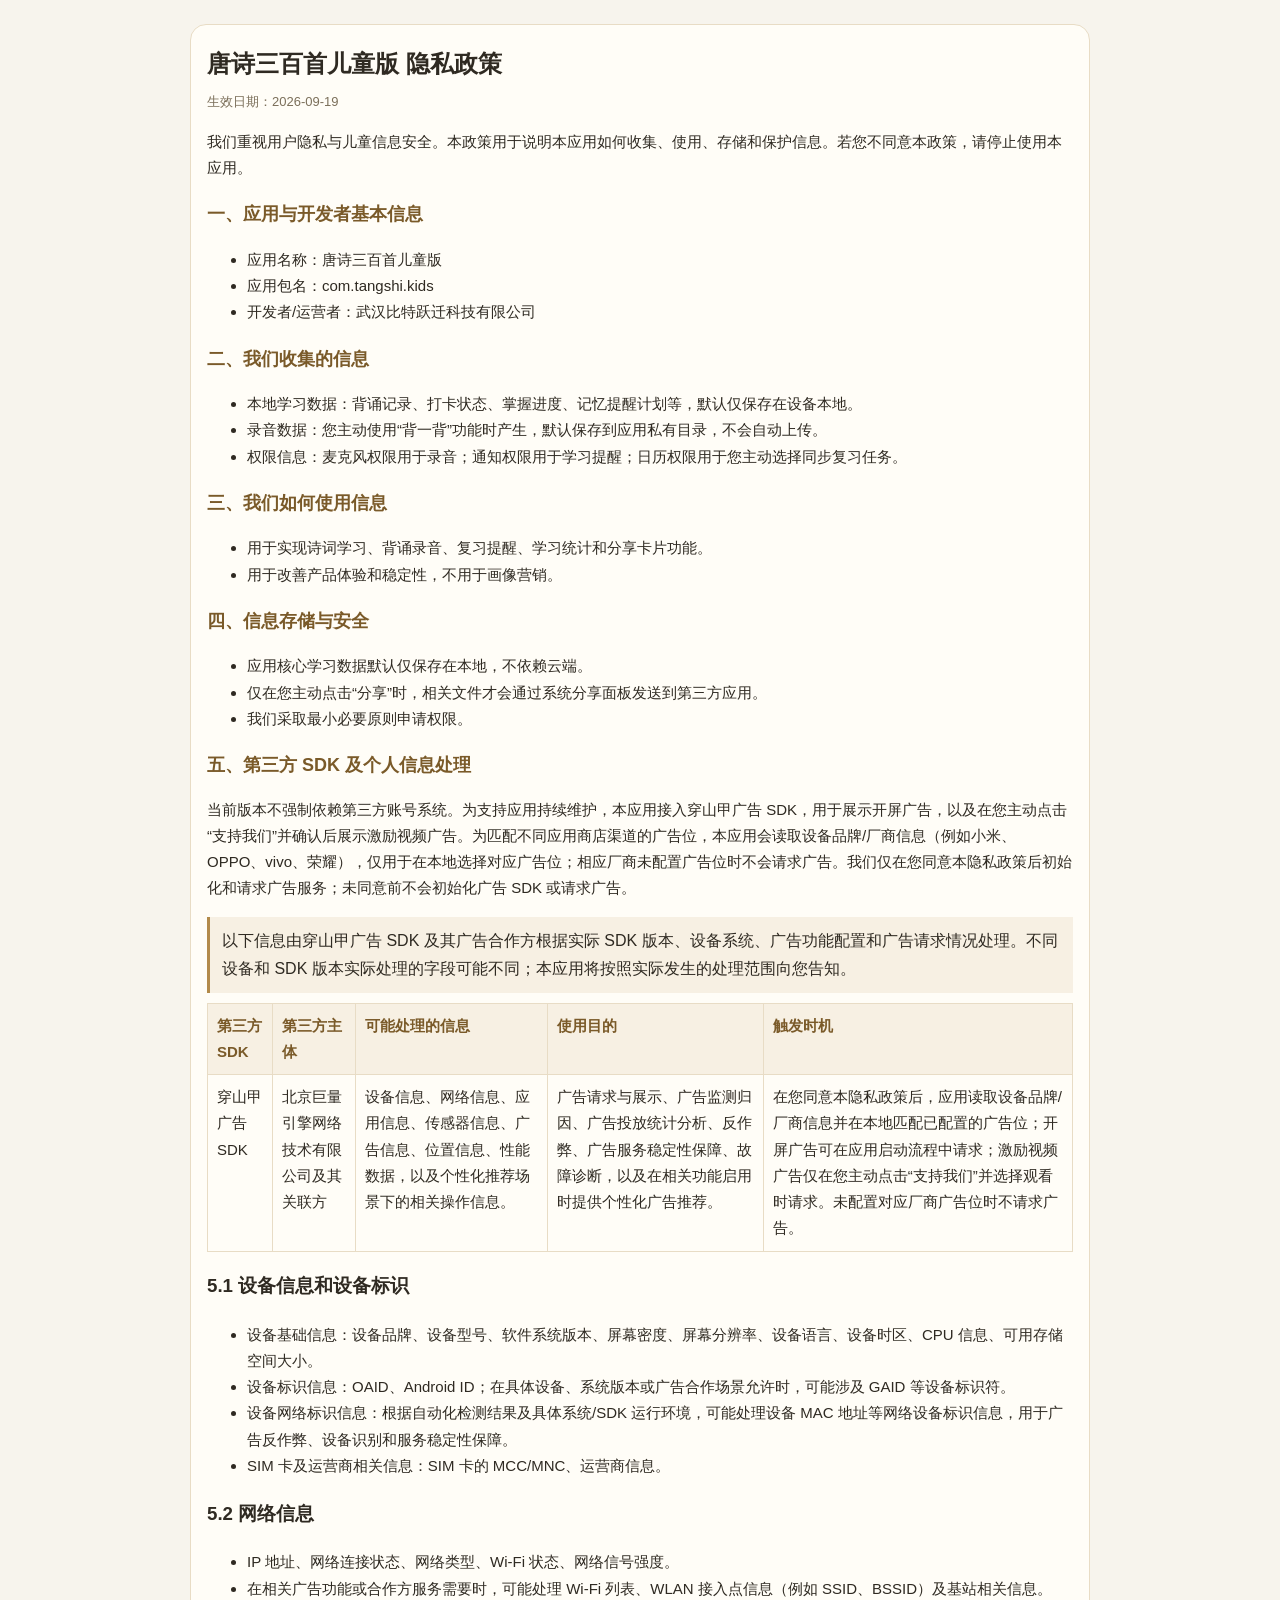
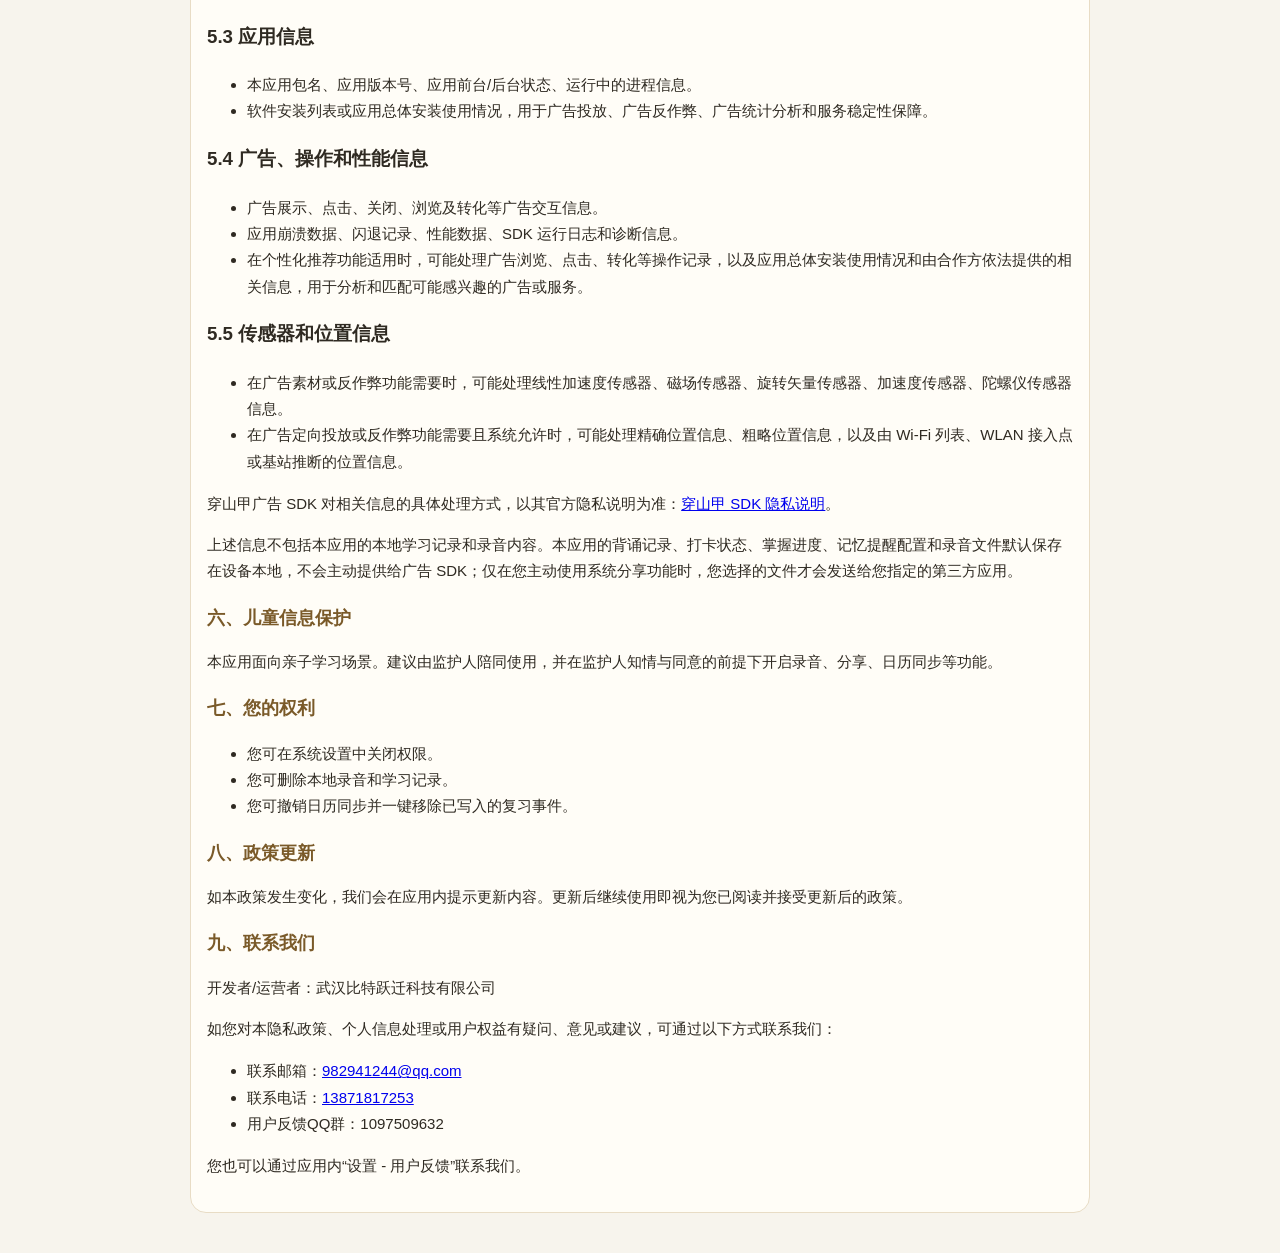
<file: ts300/ts300_privacy_policy_ov.html>
<!doctype html>
<html lang="zh-CN">
<head>
  <meta charset="utf-8" />
  <meta name="viewport" content="width=device-width,initial-scale=1" />
  <title>隐私政策</title>
  <style>
    body{margin:0;background:#f7f4ed;color:#2f2a22;font-family:-apple-system,BlinkMacSystemFont,"PingFang SC","Microsoft YaHei",sans-serif;line-height:1.75}
    .wrap{max-width:900px;margin:0 auto;padding:24px 16px 40px}
    .card{background:#fffdf7;border:1px solid #e8dcc5;border-radius:16px;padding:18px 16px}
    h1{font-size:24px;margin:0 0 6px}
    h2{font-size:18px;margin:18px 0 8px;color:#7a5a29}
    p,li,td,th{font-size:15px}
    .meta{color:#7b6f5a;font-size:13px;margin-bottom:14px}
    table{width:100%;border-collapse:collapse;margin:10px 0}
    th,td{border:1px solid #e8dcc5;padding:9px;vertical-align:top;text-align:left}
    th{background:#f7f0e3;color:#7a5a29}
    .notice{background:#f7f0e3;border-left:3px solid #b28a4a;padding:10px 12px;margin:10px 0}
  </style>
</head>
<body>
<div class="wrap">
  <div class="card">
    <h1>唐诗三百首儿童版 隐私政策</h1>
    <div class="meta">生效日期：2026-09-19</div>
    <p>我们重视用户隐私与儿童信息安全。本政策用于说明本应用如何收集、使用、存储和保护信息。若您不同意本政策，请停止使用本应用。</p>

    <h2>一、应用与开发者基本信息</h2>
    <ul>
      <li>应用名称：唐诗三百首儿童版</li>
      <li>应用包名：com.tangshi.kids</li>
      <li>开发者/运营者：武汉比特跃迁科技有限公司</li>
    </ul>

    <h2>二、我们收集的信息</h2>
    <ul>
      <li>本地学习数据：背诵记录、打卡状态、掌握进度、记忆提醒计划等，默认仅保存在设备本地。</li>
      <li>录音数据：您主动使用“背一背”功能时产生，默认保存到应用私有目录，不会自动上传。</li>
      <li>权限信息：麦克风权限用于录音；通知权限用于学习提醒；日历权限用于您主动选择同步复习任务。</li>
    </ul>

    <h2>三、我们如何使用信息</h2>
    <ul>
      <li>用于实现诗词学习、背诵录音、复习提醒、学习统计和分享卡片功能。</li>
      <li>用于改善产品体验和稳定性，不用于画像营销。</li>
    </ul>

    <h2>四、信息存储与安全</h2>
    <ul>
      <li>应用核心学习数据默认仅保存在本地，不依赖云端。</li>
      <li>仅在您主动点击“分享”时，相关文件才会通过系统分享面板发送到第三方应用。</li>
      <li>我们采取最小必要原则申请权限。</li>
    </ul>

    <h2>五、第三方 SDK 及个人信息处理</h2>
    <p>当前版本不强制依赖第三方账号系统。为支持应用持续维护，本应用接入穿山甲广告 SDK，用于展示开屏广告，以及在您主动点击“支持我们”并确认后展示激励视频广告。为匹配不同应用商店渠道的广告位，本应用会读取设备品牌/厂商信息（例如小米、OPPO、vivo、荣耀），仅用于在本地选择对应广告位；相应厂商未配置广告位时不会请求广告。我们仅在您同意本隐私政策后初始化和请求广告服务；未同意前不会初始化广告 SDK 或请求广告。</p>
    <div class="notice">以下信息由穿山甲广告 SDK 及其广告合作方根据实际 SDK 版本、设备系统、广告功能配置和广告请求情况处理。不同设备和 SDK 版本实际处理的字段可能不同；本应用将按照实际发生的处理范围向您告知。</div>
    <table>
      <tr>
        <th>第三方 SDK</th>
        <th>第三方主体</th>
        <th>可能处理的信息</th>
        <th>使用目的</th>
        <th>触发时机</th>
      </tr>
      <tr>
        <td>穿山甲广告 SDK</td>
        <td>北京巨量引擎网络技术有限公司及其关联方</td>
        <td>设备信息、网络信息、应用信息、传感器信息、广告信息、位置信息、性能数据，以及个性化推荐场景下的相关操作信息。</td>
        <td>广告请求与展示、广告监测归因、广告投放统计分析、反作弊、广告服务稳定性保障、故障诊断，以及在相关功能启用时提供个性化广告推荐。</td>
        <td>在您同意本隐私政策后，应用读取设备品牌/厂商信息并在本地匹配已配置的广告位；开屏广告可在应用启动流程中请求；激励视频广告仅在您主动点击“支持我们”并选择观看时请求。未配置对应厂商广告位时不请求广告。</td>
      </tr>
    </table>
    <h3>5.1 设备信息和设备标识</h3>
    <ul>
      <li>设备基础信息：设备品牌、设备型号、软件系统版本、屏幕密度、屏幕分辨率、设备语言、设备时区、CPU 信息、可用存储空间大小。</li>
      <li>设备标识信息：OAID、Android ID；在具体设备、系统版本或广告合作场景允许时，可能涉及 GAID 等设备标识符。</li>
      <li>设备网络标识信息：根据自动化检测结果及具体系统/SDK 运行环境，可能处理设备 MAC 地址等网络设备标识信息，用于广告反作弊、设备识别和服务稳定性保障。</li>
      <li>SIM 卡及运营商相关信息：SIM 卡的 MCC/MNC、运营商信息。</li>
    </ul>

    <h3>5.2 网络信息</h3>
    <ul>
      <li>IP 地址、网络连接状态、网络类型、Wi‑Fi 状态、网络信号强度。</li>
      <li>在相关广告功能或合作方服务需要时，可能处理 Wi‑Fi 列表、WLAN 接入点信息（例如 SSID、BSSID）及基站相关信息。</li>
    </ul>

    <h3>5.3 应用信息</h3>
    <ul>
      <li>本应用包名、应用版本号、应用前台/后台状态、运行中的进程信息。</li>
      <li>软件安装列表或应用总体安装使用情况，用于广告投放、广告反作弊、广告统计分析和服务稳定性保障。</li>
    </ul>

    <h3>5.4 广告、操作和性能信息</h3>
    <ul>
      <li>广告展示、点击、关闭、浏览及转化等广告交互信息。</li>
      <li>应用崩溃数据、闪退记录、性能数据、SDK 运行日志和诊断信息。</li>
      <li>在个性化推荐功能适用时，可能处理广告浏览、点击、转化等操作记录，以及应用总体安装使用情况和由合作方依法提供的相关信息，用于分析和匹配可能感兴趣的广告或服务。</li>
    </ul>

    <h3>5.5 传感器和位置信息</h3>
    <ul>
      <li>在广告素材或反作弊功能需要时，可能处理线性加速度传感器、磁场传感器、旋转矢量传感器、加速度传感器、陀螺仪传感器信息。</li>
      <li>在广告定向投放或反作弊功能需要且系统允许时，可能处理精确位置信息、粗略位置信息，以及由 Wi‑Fi 列表、WLAN 接入点或基站推断的位置信息。</li>
    </ul>

    <p>穿山甲广告 SDK 对相关信息的具体处理方式，以其官方隐私说明为准：<a href="https://www.csjplatform.com/privacy/partner">穿山甲 SDK 隐私说明</a>。</p>
    <p>上述信息不包括本应用的本地学习记录和录音内容。本应用的背诵记录、打卡状态、掌握进度、记忆提醒配置和录音文件默认保存在设备本地，不会主动提供给广告 SDK；仅在您主动使用系统分享功能时，您选择的文件才会发送给您指定的第三方应用。</p>

    <h2>六、儿童信息保护</h2>
    <p>本应用面向亲子学习场景。建议由监护人陪同使用，并在监护人知情与同意的前提下开启录音、分享、日历同步等功能。</p>

    <h2>七、您的权利</h2>
    <ul>
      <li>您可在系统设置中关闭权限。</li>
      <li>您可删除本地录音和学习记录。</li>
      <li>您可撤销日历同步并一键移除已写入的复习事件。</li>
    </ul>

    <h2>八、政策更新</h2>
    <p>如本政策发生变化，我们会在应用内提示更新内容。更新后继续使用即视为您已阅读并接受更新后的政策。</p>

    <h2>九、联系我们</h2>
    <p>开发者/运营者：武汉比特跃迁科技有限公司</p>
    <p>如您对本隐私政策、个人信息处理或用户权益有疑问、意见或建议，可通过以下方式联系我们：</p>
    <ul>
      <li>联系邮箱：<a href="mailto:982941244@qq.com">982941244@qq.com</a></li>
      <li>联系电话：<a href="tel:13871817253">13871817253</a></li>
      <li>用户反馈QQ群：1097509632</li>
    </ul>
    <p>您也可以通过应用内“设置 - 用户反馈”联系我们。</p>
  </div>
</div>
</body>
</html>
</file>
<file: styles.css>
:root {
  --background: #f4f7fb;
  --surface: #ffffff;
  --surface-hover: #f8fbff;
  --ink: #172235;
  --muted: #68758a;
  --line: #dce4ee;
  --accent: #2e6fba;
  --accent-soft: #e7f1fc;
  --shadow: 0 16px 40px rgba(35, 66, 103, 0.08);
  --sans: "Segoe UI", "Microsoft YaHei", Arial, sans-serif;
}

* {
  box-sizing: border-box;
}

html {
  min-width: 320px;
}

body {
  min-height: 100vh;
  margin: 0;
  background: var(--background);
  color: var(--ink);
  font-family: var(--sans);
  line-height: 1.6;
}

a {
  color: inherit;
  text-decoration: none;
}

.container {
  width: min(100% - 48px, 980px);
  margin: 0 auto;
}

.site-header {
  border-bottom: 1px solid var(--line);
  background: rgba(255, 255, 255, 0.82);
}

.header-inner,
.footer-inner {
  display: flex;
  align-items: center;
  justify-content: space-between;
  min-height: 72px;
}

.brand {
  display: inline-flex;
  align-items: center;
  gap: 11px;
  font-size: 15px;
  font-weight: 700;
  letter-spacing: 0.02em;
}

.brand-mark {
  display: grid;
  width: 30px;
  height: 30px;
  place-items: center;
  border-radius: 8px;
  background: var(--accent);
  color: #ffffff;
  font-size: 14px;
  font-weight: 800;
}

.header-label,
.policy-count,
.eyebrow {
  color: var(--muted);
  font-size: 11px;
  font-weight: 700;
  letter-spacing: 0.14em;
}

.intro {
  padding: 86px 0 70px;
}

.eyebrow {
  margin: 0 0 16px;
  color: var(--accent);
}

h1,
h2,
p {
  margin-top: 0;
}

h1 {
  max-width: 680px;
  margin-bottom: 18px;
  font-size: clamp(40px, 6vw, 64px);
  letter-spacing: -0.04em;
  line-height: 1.12;
}

.intro-copy {
  max-width: 520px;
  margin-bottom: 0;
  color: var(--muted);
  font-size: 16px;
}

.policy-section {
  padding-bottom: 54px;
}

.section-heading {
  display: flex;
  align-items: end;
  justify-content: space-between;
  gap: 20px;
  margin-bottom: 18px;
}

h2 {
  margin-bottom: 0;
  font-size: 21px;
  letter-spacing: -0.02em;
}

.policy-count {
  letter-spacing: 0.08em;
}

.policy-list {
  overflow: hidden;
  border: 1px solid var(--line);
  border-radius: 8px;
  background: var(--surface);
  box-shadow: var(--shadow);
}

.policy-item {
  display: grid;
  grid-template-columns: 48px minmax(0, 1fr) 150px 24px;
  align-items: center;
  gap: 20px;
  min-height: 112px;
  padding: 18px 24px;
  transition: background-color 160ms ease, padding 160ms ease;
}

.policy-item + .policy-item {
  border-top: 1px solid var(--line);
}

.policy-item:hover {
  padding-right: 18px;
  padding-left: 30px;
  background: var(--surface-hover);
}

.policy-index {
  color: var(--accent);
  font-family: Georgia, "Times New Roman", serif;
  font-size: 18px;
}

.policy-content {
  display: grid;
  gap: 3px;
  min-width: 0;
}

.policy-content strong {
  overflow: hidden;
  font-size: 17px;
  font-weight: 700;
  text-overflow: ellipsis;
  white-space: nowrap;
}

.policy-content span,
.policy-meta {
  color: var(--muted);
  font-size: 13px;
}

.policy-meta {
  display: grid;
  gap: 2px;
  font-size: 11px;
  line-height: 1.35;
}

.policy-meta time {
  color: var(--ink);
  font-size: 12px;
  font-variant-numeric: tabular-nums;
}

.policy-arrow {
  color: var(--accent);
  font-size: 20px;
  text-align: right;
}

.notice {
  display: flex;
  align-items: flex-start;
  gap: 12px;
  max-width: 680px;
  padding: 18px 20px;
  border: 1px solid #cfe0f2;
  border-radius: 8px;
  background: var(--accent-soft);
  color: #47617e;
  font-size: 13px;
}

.notice p {
  margin-bottom: 0;
}

.notice-icon {
  display: grid;
  flex: 0 0 auto;
  width: 19px;
  height: 19px;
  place-items: center;
  border: 1px solid currentColor;
  border-radius: 50%;
  font-family: Georgia, "Times New Roman", serif;
  font-size: 13px;
  font-style: italic;
}

.site-footer {
  margin-top: 100px;
  border-top: 1px solid var(--line);
  color: var(--muted);
  font-size: 11px;
}

.footer-inner {
  min-height: 72px;
}

.not-found {
  min-height: 100vh;
  padding-top: 18vh;
}

.not-found h1 {
  margin-bottom: 32px;
}

.button-primary {
  display: inline-flex;
  align-items: center;
  gap: 16px;
  padding: 12px 16px;
  border-radius: 6px;
  background: var(--accent);
  color: #ffffff;
  font-size: 13px;
  font-weight: 700;
}

@media (max-width: 640px) {
  .container {
    width: min(100% - 36px, 520px);
  }

  .header-inner {
    min-height: 64px;
  }

  .header-label {
    display: none;
  }

  .intro {
    padding: 64px 0 52px;
  }

  .section-heading {
    display: block;
  }

  .policy-count {
    display: block;
    margin-top: 8px;
  }

  .policy-item {
    grid-template-columns: 34px minmax(0, 1fr) 20px;
    gap: 12px;
    min-height: 116px;
    padding: 18px;
  }

  .policy-item:hover {
    padding-right: 14px;
    padding-left: 22px;
  }

  .policy-meta {
    grid-column: 2;
    grid-row: 2;
    display: block;
  }

  .policy-meta span {
    margin-right: 8px;
  }

  .policy-meta time {
    font-size: 11px;
  }

  .policy-arrow {
    grid-column: 3;
    grid-row: 1 / span 2;
  }

  .notice {
    padding: 16px;
  }

  .footer-inner {
    display: block;
    padding: 20px 0;
  }

  .footer-inner span + span {
    display: block;
    margin-top: 5px;
  }
}
</file>
